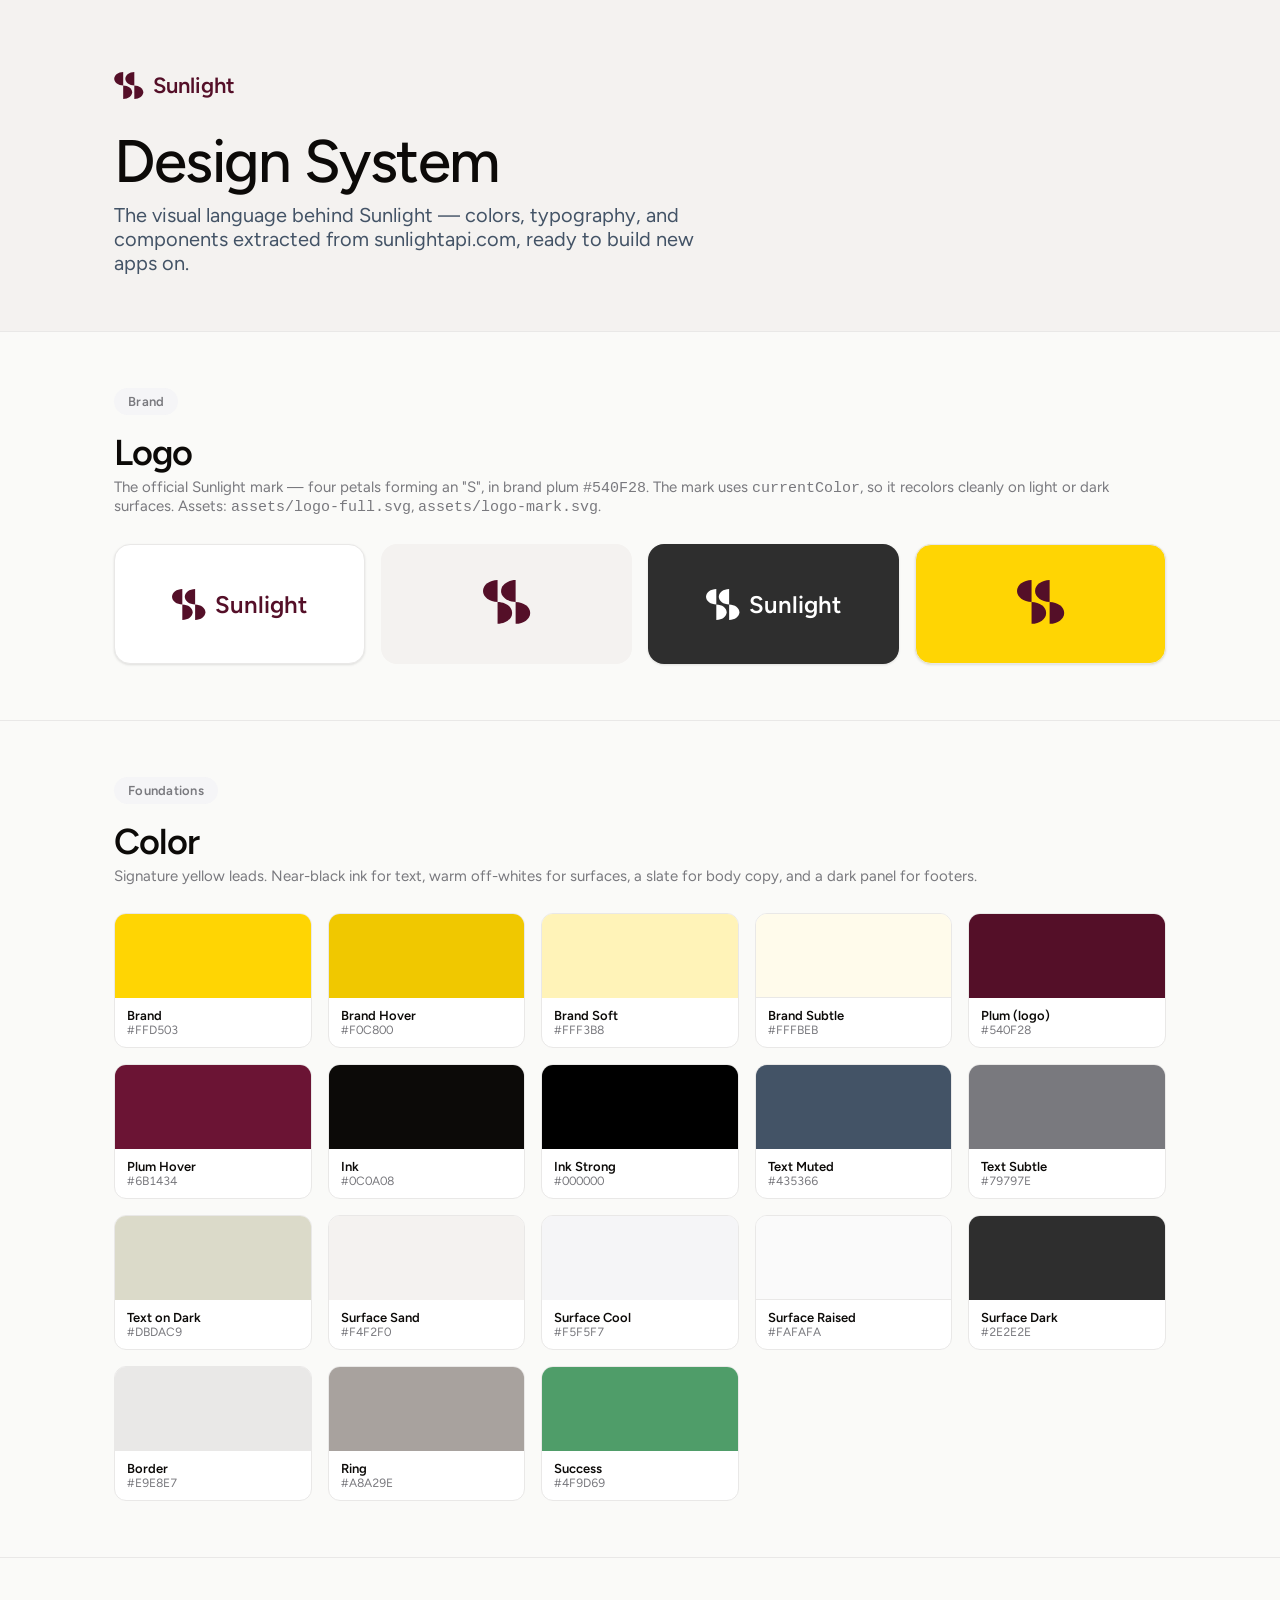
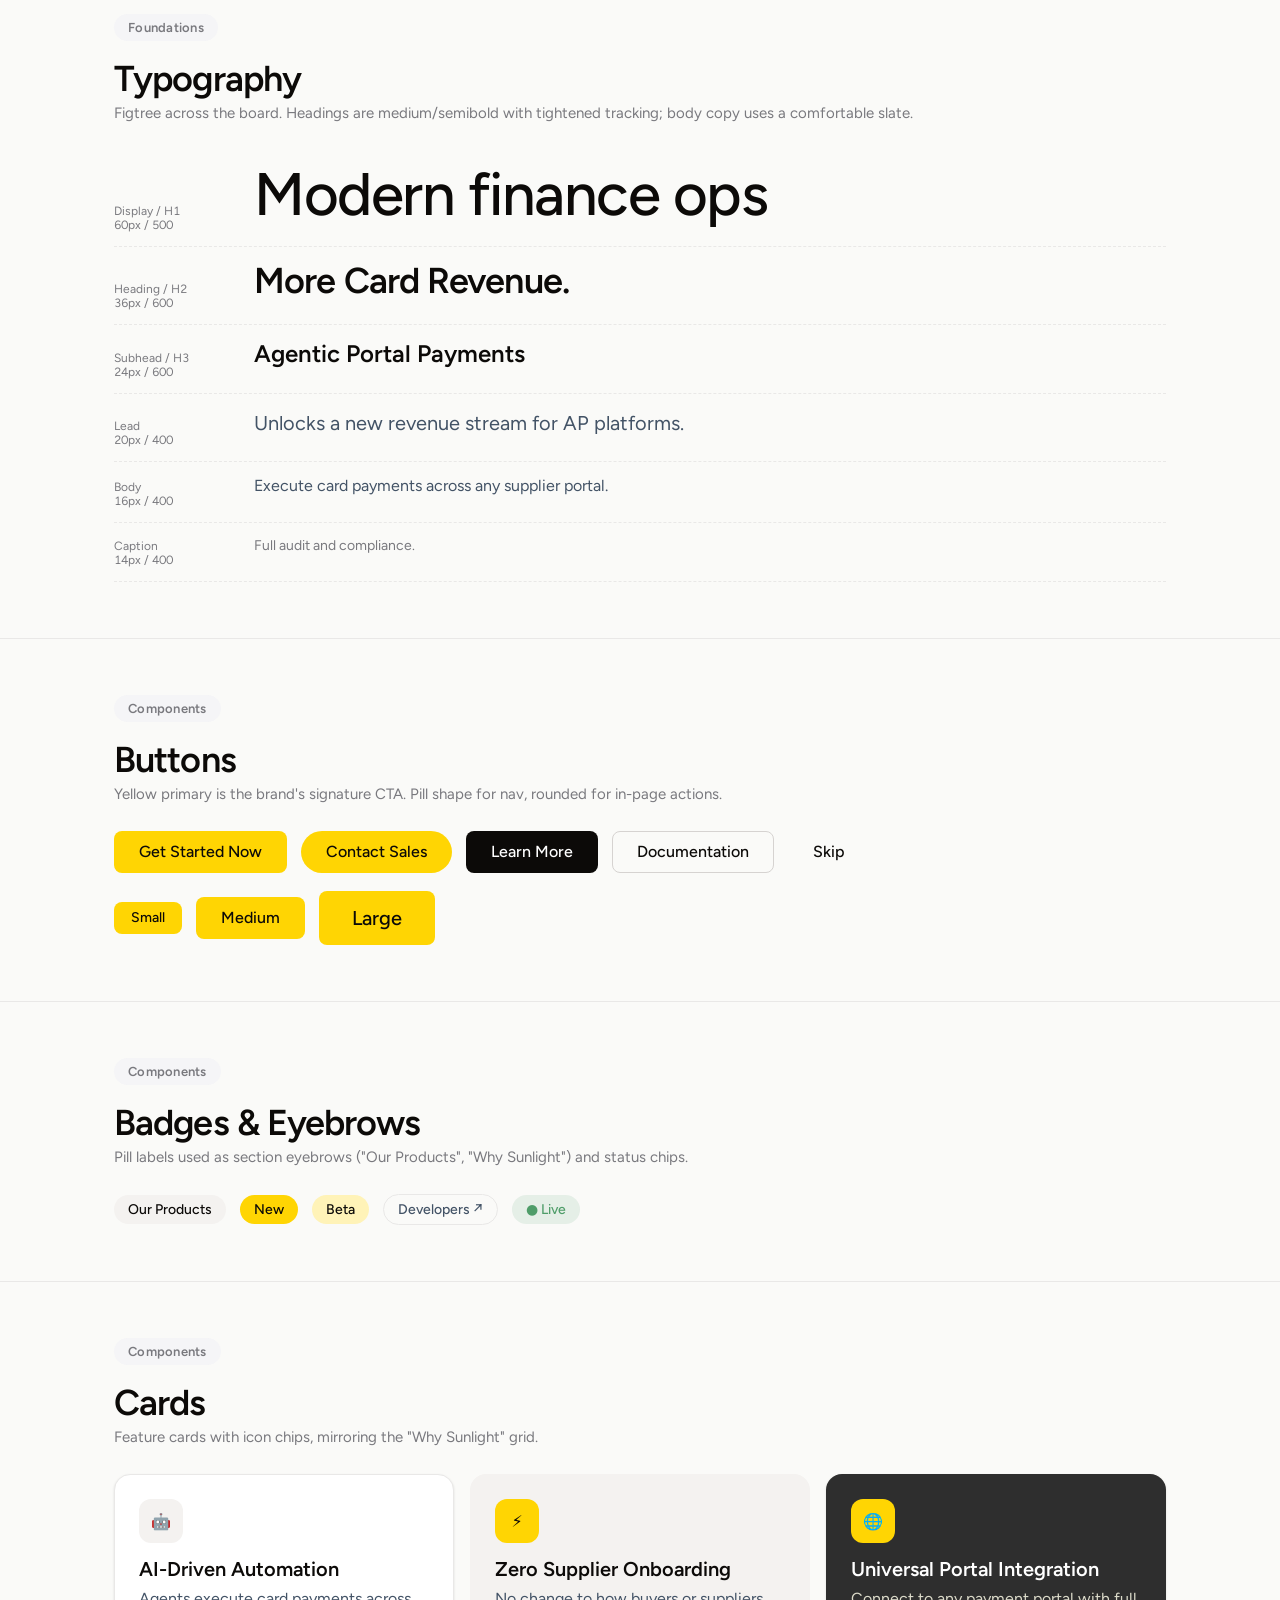
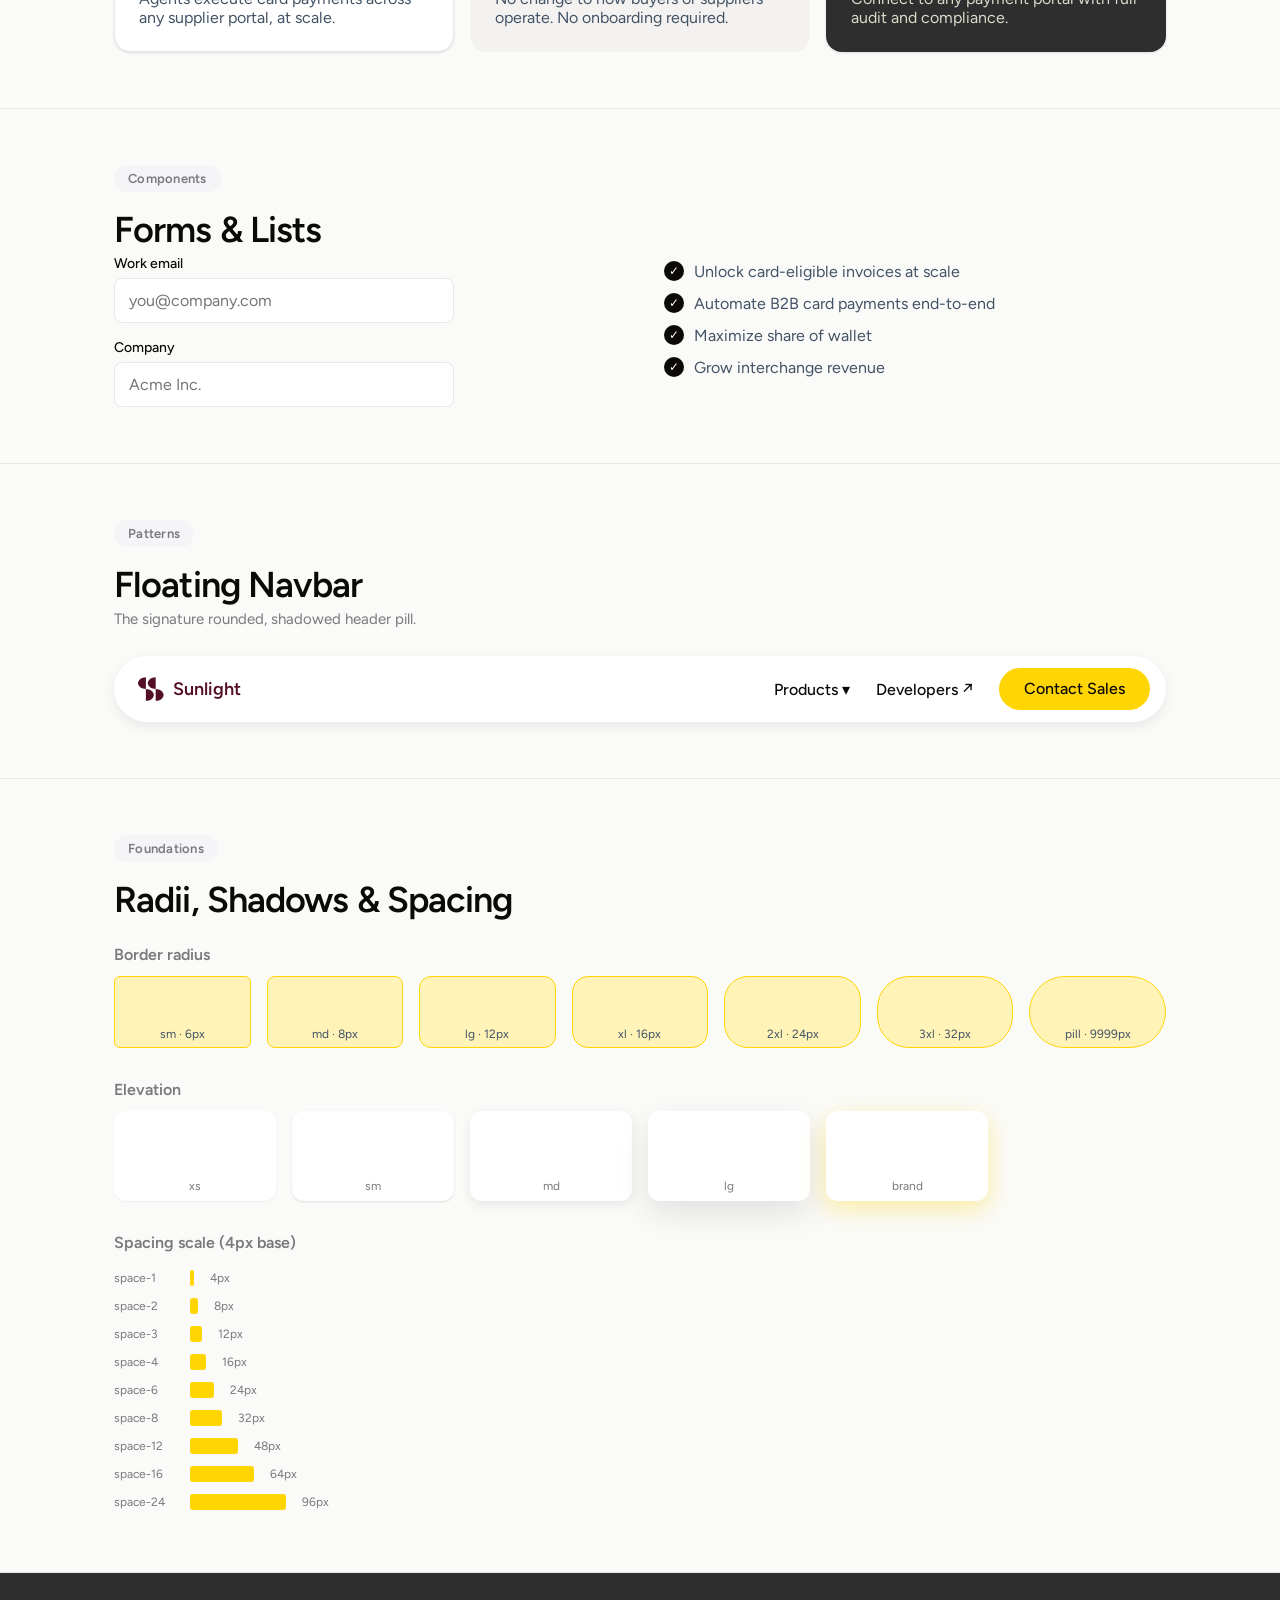
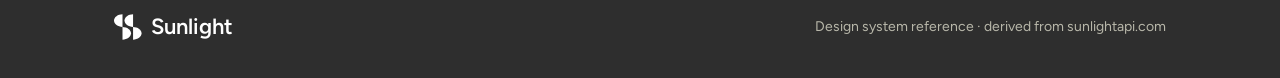
<file: style-guide.html>
<!DOCTYPE html>
<html lang="en">
<head>
<meta charset="UTF-8" />
<meta name="viewport" content="width=device-width, initial-scale=1.0" />
<title>Sunlight — Design System</title>
<link rel="preconnect" href="https://fonts.googleapis.com" />
<link rel="preconnect" href="https://fonts.gstatic.com" crossorigin />
<link href="https://fonts.googleapis.com/css2?family=Figtree:wght@400;500;600;700&display=swap" rel="stylesheet" />
<!-- Self-contained: tokens + component styles inlined so this file opens standalone -->
<style>
:root{
  --sl-color-brand:#FFD503;--sl-color-brand-hover:#F0C800;--sl-color-brand-active:#E0BB00;
  --sl-color-brand-soft:#FFF3B8;--sl-color-brand-subtle:#FFFBEB;--sl-color-plum:#540F28;--sl-color-plum-hover:#6B1434;
  --sl-color-ink:#0C0A08;--sl-color-ink-strong:#000;--sl-color-text-muted:#435366;
  --sl-color-text-subtle:#79797E;--sl-color-text-on-brand:#0C0A08;--sl-color-text-on-dark:#DBDAC9;--sl-color-text-inverse:#fff;
  --sl-color-bg:#fff;--sl-color-surface:#FAFAFA;--sl-color-surface-sand:#F4F2F0;--sl-color-surface-warm:#FAFAF8;
  --sl-color-surface-cool:#F5F5F7;--sl-color-surface-dark:#2E2E2E;
  --sl-color-border:#E9E8E7;--sl-color-border-strong:#D6D3D1;--sl-color-ring:#A8A29E;--sl-color-success:#4F9D69;
  --sl-font-sans:"Figtree",-apple-system,system-ui,"Segoe UI",Roboto,sans-serif;
  --sl-text-xs:12px;--sl-text-sm:14px;--sl-text-base:16px;--sl-text-lg:20px;--sl-text-xl:24px;
  --sl-text-2xl:30px;--sl-text-3xl:36px;--sl-text-4xl:48px;--sl-text-5xl:60px;
  --sl-leading-tight:1;--sl-leading-snug:1.1;--sl-leading-normal:1.4;--sl-leading-relaxed:1.5;
  --sl-tracking-tight:-0.9px;--sl-tracking-tighter:-1.5px;
  --sl-weight-regular:400;--sl-weight-medium:500;--sl-weight-semibold:600;--sl-weight-bold:700;
  --sl-radius-sm:6px;--sl-radius-md:8px;--sl-radius-lg:12px;--sl-radius-xl:16px;--sl-radius-2xl:24px;--sl-radius-3xl:32px;--sl-radius-pill:9999px;
  --sl-shadow-xs:0 1px 2px rgba(12,10,8,.05);--sl-shadow-sm:0 1px 3px rgba(12,10,8,.08),0 1px 2px rgba(12,10,8,.04);
  --sl-shadow-md:0 4px 12px rgba(12,10,8,.08);--sl-shadow-lg:0 12px 32px rgba(12,10,8,.10);--sl-shadow-brand:0 8px 24px rgba(255,213,3,.35);
  --sl-ease:cubic-bezier(.4,0,.2,1);--sl-duration-fast:150ms;--sl-duration:250ms;--sl-container:1100px;
}
*{box-sizing:border-box}
body{margin:0;font-family:var(--sl-font-sans);color:var(--sl-color-ink);background:var(--sl-color-surface-warm);-webkit-font-smoothing:antialiased}
.wrap{max-width:var(--sl-container);margin:0 auto;padding:0 24px}
header.hero{background:var(--sl-color-surface-sand);padding:72px 0 56px;border-bottom:1px solid var(--sl-color-border)}
.logo{display:inline-flex;align-items:center;gap:9px;font-weight:600;font-size:22px;color:var(--sl-color-plum)}
.logo .mk{display:inline-flex;align-items:center;justify-content:center;color:inherit}
.logo .mk svg{display:block}
h1.title{font-size:var(--sl-text-5xl);font-weight:500;line-height:1;letter-spacing:var(--sl-tracking-tighter);margin:28px 0 12px}
.subtitle{font-size:var(--sl-text-lg);color:var(--sl-color-text-muted);max-width:620px;margin:0}
section.block{padding:56px 0;border-bottom:1px solid var(--sl-color-border)}
.eyebrow{display:inline-block;padding:6px 14px;border-radius:var(--sl-radius-pill);background:var(--sl-color-surface-cool);font-size:13px;font-weight:600;color:var(--sl-color-text-subtle);letter-spacing:.02em}
h2.sec{font-size:var(--sl-text-3xl);font-weight:600;letter-spacing:var(--sl-tracking-tight);margin:16px 0 4px}
.sec-note{color:var(--sl-color-text-subtle);font-size:15px;margin:0 0 28px}
.grid{display:grid;gap:16px}
/* swatches */
.swatches{grid-template-columns:repeat(auto-fill,minmax(170px,1fr))}
.swatch{border:1px solid var(--sl-color-border);border-radius:var(--sl-radius-lg);overflow:hidden;background:#fff}
.swatch .chip{height:84px}
.swatch .meta{padding:10px 12px}
.swatch .nm{font-size:13px;font-weight:600}
.swatch .hex{font-size:12px;color:var(--sl-color-text-subtle);font-variant-numeric:tabular-nums;text-transform:uppercase}
/* type scale */
.type-row{display:flex;align-items:baseline;gap:20px;padding:14px 0;border-bottom:1px dashed var(--sl-color-border)}
.type-row .lbl{width:120px;flex:0 0 120px;font-size:12px;color:var(--sl-color-text-subtle);font-variant-numeric:tabular-nums}
.btnrow{display:flex;flex-wrap:wrap;gap:14px;align-items:center}
/* component css (subset of components.css) */
.sl-btn{display:inline-flex;align-items:center;justify-content:center;gap:8px;font-family:var(--sl-font-sans);font-size:16px;font-weight:500;line-height:1;padding:12px 24px;border:1px solid transparent;cursor:pointer;border-radius:var(--sl-radius-md);transition:all var(--sl-duration-fast) var(--sl-ease)}
.sl-btn:active{transform:translateY(1px)}
.sl-btn--primary{background:var(--sl-color-brand);color:var(--sl-color-text-on-brand)}
.sl-btn--primary:hover{background:var(--sl-color-brand-hover)}
.sl-btn--secondary{background:var(--sl-color-ink);color:#fff}
.sl-btn--secondary:hover{background:#1f1c19}
.sl-btn--outline{background:transparent;color:var(--sl-color-ink);border-color:var(--sl-color-border-strong)}
.sl-btn--outline:hover{background:var(--sl-color-surface-sand)}
.sl-btn--ghost{background:transparent;color:var(--sl-color-ink)}
.sl-btn--ghost:hover{background:var(--sl-color-surface-sand)}
.sl-btn--pill{border-radius:var(--sl-radius-pill)}
.sl-btn--sm{padding:8px 16px;font-size:14px}
.sl-btn--lg{padding:16px 32px;font-size:20px}
.sl-badge{display:inline-flex;align-items:center;gap:6px;padding:6px 14px;border-radius:var(--sl-radius-pill);font-size:14px;font-weight:500;background:var(--sl-color-surface-sand);color:var(--sl-color-ink)}
.sl-badge--brand{background:var(--sl-color-brand)}
.sl-badge--soft{background:var(--sl-color-brand-soft)}
.sl-badge--outline{background:transparent;border:1px solid var(--sl-color-border);color:var(--sl-color-text-muted)}
.sl-badge--success{background:rgba(79,157,105,.12);color:var(--sl-color-success)}
.sl-card{background:#fff;border:1px solid var(--sl-color-border);border-radius:var(--sl-radius-xl);padding:24px;box-shadow:var(--sl-shadow-sm);transition:all var(--sl-duration) var(--sl-ease)}
.sl-card--hover:hover{box-shadow:var(--sl-shadow-lg);transform:translateY(-2px)}
.sl-card--sand{background:var(--sl-color-surface-sand);border-color:transparent;box-shadow:none}
.sl-card--dark{background:var(--sl-color-surface-dark);border-color:transparent;color:var(--sl-color-text-on-dark)}
.iconchip{display:inline-flex;align-items:center;justify-content:center;width:44px;height:44px;border-radius:var(--sl-radius-lg);background:var(--sl-color-surface-sand);color:var(--sl-color-ink)}
.iconchip--brand{background:var(--sl-color-brand)}
.field{display:flex;flex-direction:column;gap:6px;max-width:340px}
.lab{font-size:14px;font-weight:500}
.inp{font-family:var(--sl-font-sans);font-size:16px;padding:12px 14px;border:1px solid var(--sl-color-border);border-radius:var(--sl-radius-md)}
.inp:focus{outline:none;border-color:var(--sl-color-brand);box-shadow:0 0 0 3px rgba(255,213,3,.35)}
.check{display:flex;align-items:center;gap:10px;color:var(--sl-color-text-muted);padding:6px 0}
.check .mk{width:20px;height:20px;border-radius:50%;background:var(--sl-color-ink);color:#fff;display:inline-flex;align-items:center;justify-content:center;font-size:12px}
.cards3{grid-template-columns:repeat(3,1fr)}
.radii{grid-template-columns:repeat(auto-fill,minmax(120px,1fr))}
.rbox{height:72px;background:var(--sl-color-brand-soft);border:1px solid var(--sl-color-brand);display:flex;align-items:flex-end;justify-content:center;padding-bottom:6px;font-size:12px;color:var(--sl-color-text-muted)}
.shadowbox{height:90px;background:#fff;border-radius:var(--sl-radius-lg);display:flex;align-items:flex-end;justify-content:center;padding-bottom:8px;font-size:12px;color:var(--sl-color-text-subtle)}
.navbar{display:flex;align-items:center;justify-content:space-between;background:#fff;border-radius:var(--sl-radius-pill);box-shadow:var(--sl-shadow-md);padding:12px 16px 12px 24px}
.nav-links{display:flex;align-items:center;gap:26px}
.nav-links a{color:var(--sl-color-ink);text-decoration:none;font-weight:500}
.spacing-row{display:flex;align-items:center;gap:16px;padding:6px 0}
.spacing-bar{height:16px;background:var(--sl-color-brand);border-radius:3px}
@media(max-width:760px){.cards3{grid-template-columns:1fr}h1.title{font-size:44px}}
</style>
</head>
<body>

<header class="hero">
  <div class="wrap">
    <div class="logo"><span class="mk">
      <svg width="30" height="27" viewBox="0 0 46 42" fill="currentColor" xmlns="http://www.w3.org/2000/svg"><path d="M13.9707 0V20.9558C6.2431 20.9044 0.000148773 16.2336 0.000148773 10.4781C0.000148773 4.72264 6.2431 0.0514331 13.9707 0Z"/><path d="M31.2676 0V20.9558C23.54 20.9044 17.297 16.2336 17.297 10.4781C17.297 4.72264 23.54 0.0514331 31.2676 0Z"/><path d="M31.2671 20.9558V41.9116C38.9947 41.8602 45.2376 37.1894 45.2376 31.4339C45.2376 25.6784 38.9947 21.0072 31.2671 20.9558Z"/><path d="M13.9702 20.9558V41.9116C21.6978 41.8602 27.9408 37.1894 27.9408 31.4339C27.9408 25.6784 21.6978 21.0072 13.9702 20.9558Z"/></svg>
    </span>Sunlight</div>
    <h1 class="title">Design System</h1>
    <p class="subtitle">The visual language behind Sunlight — colors, typography, and components extracted from sunlightapi.com, ready to build new apps on.</p>
  </div>
</header>

<!-- LOGO -->
<section class="block"><div class="wrap">
  <span class="eyebrow">Brand</span>
  <h2 class="sec">Logo</h2>
  <p class="sec-note">The official Sunlight mark — four petals forming an "S", in brand plum <code>#540F28</code>. The mark uses <code>currentColor</code>, so it recolors cleanly on light or dark surfaces. Assets: <code>assets/logo-full.svg</code>, <code>assets/logo-mark.svg</code>.</p>
  <div class="grid" style="grid-template-columns:repeat(auto-fill,minmax(220px,1fr));align-items:stretch">
    <div class="sl-card" style="display:flex;align-items:center;justify-content:center;min-height:120px">
      <div class="logo" style="font-size:24px"><span class="mk"><svg width="34" height="31" viewBox="0 0 46 42" fill="currentColor"><path d="M13.9707 0V20.9558C6.2431 20.9044 0.000148773 16.2336 0.000148773 10.4781C0.000148773 4.72264 6.2431 0.0514331 13.9707 0Z"/><path d="M31.2676 0V20.9558C23.54 20.9044 17.297 16.2336 17.297 10.4781C17.297 4.72264 23.54 0.0514331 31.2676 0Z"/><path d="M31.2671 20.9558V41.9116C38.9947 41.8602 45.2376 37.1894 45.2376 31.4339C45.2376 25.6784 38.9947 21.0072 31.2671 20.9558Z"/><path d="M13.9702 20.9558V41.9116C21.6978 41.8602 27.9408 37.1894 27.9408 31.4339C27.9408 25.6784 21.6978 21.0072 13.9702 20.9558Z"/></svg></span>Sunlight</div>
    </div>
    <div class="sl-card sl-card--sand" style="display:flex;align-items:center;justify-content:center;min-height:120px">
      <span style="color:var(--sl-color-plum)"><svg width="48" height="44" viewBox="0 0 46 42" fill="currentColor"><path d="M13.9707 0V20.9558C6.2431 20.9044 0.000148773 16.2336 0.000148773 10.4781C0.000148773 4.72264 6.2431 0.0514331 13.9707 0Z"/><path d="M31.2676 0V20.9558C23.54 20.9044 17.297 16.2336 17.297 10.4781C17.297 4.72264 23.54 0.0514331 31.2676 0Z"/><path d="M31.2671 20.9558V41.9116C38.9947 41.8602 45.2376 37.1894 45.2376 31.4339C45.2376 25.6784 38.9947 21.0072 31.2671 20.9558Z"/><path d="M13.9702 20.9558V41.9116C21.6978 41.8602 27.9408 37.1894 27.9408 31.4339C27.9408 25.6784 21.6978 21.0072 13.9702 20.9558Z"/></svg></span>
    </div>
    <div class="sl-card sl-card--dark" style="display:flex;align-items:center;justify-content:center;min-height:120px">
      <div class="logo" style="font-size:24px;color:#fff"><span class="mk"><svg width="34" height="31" viewBox="0 0 46 42" fill="currentColor"><path d="M13.9707 0V20.9558C6.2431 20.9044 0.000148773 16.2336 0.000148773 10.4781C0.000148773 4.72264 6.2431 0.0514331 13.9707 0Z"/><path d="M31.2676 0V20.9558C23.54 20.9044 17.297 16.2336 17.297 10.4781C17.297 4.72264 23.54 0.0514331 31.2676 0Z"/><path d="M31.2671 20.9558V41.9116C38.9947 41.8602 45.2376 37.1894 45.2376 31.4339C45.2376 25.6784 38.9947 21.0072 31.2671 20.9558Z"/><path d="M13.9702 20.9558V41.9116C21.6978 41.8602 27.9408 37.1894 27.9408 31.4339C27.9408 25.6784 21.6978 21.0072 13.9702 20.9558Z"/></svg></span>Sunlight</div>
    </div>
    <div class="sl-card" style="display:flex;align-items:center;justify-content:center;min-height:120px;background:var(--sl-color-brand)">
      <span style="color:var(--sl-color-plum)"><svg width="48" height="44" viewBox="0 0 46 42" fill="currentColor"><path d="M13.9707 0V20.9558C6.2431 20.9044 0.000148773 16.2336 0.000148773 10.4781C0.000148773 4.72264 6.2431 0.0514331 13.9707 0Z"/><path d="M31.2676 0V20.9558C23.54 20.9044 17.297 16.2336 17.297 10.4781C17.297 4.72264 23.54 0.0514331 31.2676 0Z"/><path d="M31.2671 20.9558V41.9116C38.9947 41.8602 45.2376 37.1894 45.2376 31.4339C45.2376 25.6784 38.9947 21.0072 31.2671 20.9558Z"/><path d="M13.9702 20.9558V41.9116C21.6978 41.8602 27.9408 37.1894 27.9408 31.4339C27.9408 25.6784 21.6978 21.0072 13.9702 20.9558Z"/></svg></span>
    </div>
  </div>
</div></section>

<!-- COLORS -->
<section class="block"><div class="wrap">
  <span class="eyebrow">Foundations</span>
  <h2 class="sec">Color</h2>
  <p class="sec-note">Signature yellow leads. Near-black ink for text, warm off-whites for surfaces, a slate for body copy, and a dark panel for footers.</p>
  <div class="grid swatches" id="swatches"></div>
</div></section>

<!-- TYPOGRAPHY -->
<section class="block"><div class="wrap">
  <span class="eyebrow">Foundations</span>
  <h2 class="sec">Typography</h2>
  <p class="sec-note">Figtree across the board. Headings are medium/semibold with tightened tracking; body copy uses a comfortable slate.</p>
  <div id="typescale"></div>
</div></section>

<!-- BUTTONS -->
<section class="block"><div class="wrap">
  <span class="eyebrow">Components</span>
  <h2 class="sec">Buttons</h2>
  <p class="sec-note">Yellow primary is the brand's signature CTA. Pill shape for nav, rounded for in-page actions.</p>
  <div class="btnrow" style="margin-bottom:18px">
    <button class="sl-btn sl-btn--primary">Get Started Now</button>
    <button class="sl-btn sl-btn--primary sl-btn--pill">Contact Sales</button>
    <button class="sl-btn sl-btn--secondary">Learn More</button>
    <button class="sl-btn sl-btn--outline">Documentation</button>
    <button class="sl-btn sl-btn--ghost">Skip</button>
  </div>
  <div class="btnrow">
    <button class="sl-btn sl-btn--primary sl-btn--sm">Small</button>
    <button class="sl-btn sl-btn--primary">Medium</button>
    <button class="sl-btn sl-btn--primary sl-btn--lg">Large</button>
  </div>
</div></section>

<!-- BADGES -->
<section class="block"><div class="wrap">
  <span class="eyebrow">Components</span>
  <h2 class="sec">Badges &amp; Eyebrows</h2>
  <p class="sec-note">Pill labels used as section eyebrows ("Our Products", "Why Sunlight") and status chips.</p>
  <div class="btnrow">
    <span class="sl-badge">Our Products</span>
    <span class="sl-badge sl-badge--brand">New</span>
    <span class="sl-badge sl-badge--soft">Beta</span>
    <span class="sl-badge sl-badge--outline">Developers ↗</span>
    <span class="sl-badge sl-badge--success">● Live</span>
  </div>
</div></section>

<!-- CARDS -->
<section class="block"><div class="wrap">
  <span class="eyebrow">Components</span>
  <h2 class="sec">Cards</h2>
  <p class="sec-note">Feature cards with icon chips, mirroring the "Why Sunlight" grid.</p>
  <div class="grid cards3">
    <div class="sl-card sl-card--hover">
      <span class="iconchip" style="margin-bottom:14px">🤖</span>
      <h3 style="margin:0 0 8px;font-size:20px;font-weight:600">AI-Driven Automation</h3>
      <p style="margin:0;color:var(--sl-color-text-muted)">Agents execute card payments across any supplier portal, at scale.</p>
    </div>
    <div class="sl-card sl-card--sand">
      <span class="iconchip iconchip--brand" style="margin-bottom:14px">⚡</span>
      <h3 style="margin:0 0 8px;font-size:20px;font-weight:600">Zero Supplier Onboarding</h3>
      <p style="margin:0;color:var(--sl-color-text-muted)">No change to how buyers or suppliers operate. No onboarding required.</p>
    </div>
    <div class="sl-card sl-card--dark">
      <span class="iconchip iconchip--brand" style="margin-bottom:14px">🌐</span>
      <h3 style="margin:0 0 8px;font-size:20px;font-weight:600;color:#fff">Universal Portal Integration</h3>
      <p style="margin:0;color:var(--sl-color-text-on-dark)">Connect to any payment portal with full audit and compliance.</p>
    </div>
  </div>
</div></section>

<!-- FORMS + CHECKLIST -->
<section class="block"><div class="wrap">
  <span class="eyebrow">Components</span>
  <h2 class="sec">Forms &amp; Lists</h2>
  <div class="grid" style="grid-template-columns:1fr 1fr;gap:48px;align-items:start">
    <div>
      <div class="field" style="margin-bottom:16px">
        <label class="lab">Work email</label>
        <input class="inp" placeholder="you@company.com" />
      </div>
      <div class="field">
        <label class="lab">Company</label>
        <input class="inp" placeholder="Acme Inc." />
      </div>
    </div>
    <div>
      <div class="check"><span class="mk">✓</span>Unlock card-eligible invoices at scale</div>
      <div class="check"><span class="mk">✓</span>Automate B2B card payments end-to-end</div>
      <div class="check"><span class="mk">✓</span>Maximize share of wallet</div>
      <div class="check"><span class="mk">✓</span>Grow interchange revenue</div>
    </div>
  </div>
</div></section>

<!-- NAVBAR -->
<section class="block"><div class="wrap">
  <span class="eyebrow">Patterns</span>
  <h2 class="sec">Floating Navbar</h2>
  <p class="sec-note">The signature rounded, shadowed header pill.</p>
  <div class="navbar">
    <div class="logo" style="font-size:18px"><span class="mk">
      <svg width="26" height="24" viewBox="0 0 46 42" fill="currentColor" xmlns="http://www.w3.org/2000/svg"><path d="M13.9707 0V20.9558C6.2431 20.9044 0.000148773 16.2336 0.000148773 10.4781C0.000148773 4.72264 6.2431 0.0514331 13.9707 0Z"/><path d="M31.2676 0V20.9558C23.54 20.9044 17.297 16.2336 17.297 10.4781C17.297 4.72264 23.54 0.0514331 31.2676 0Z"/><path d="M31.2671 20.9558V41.9116C38.9947 41.8602 45.2376 37.1894 45.2376 31.4339C45.2376 25.6784 38.9947 21.0072 31.2671 20.9558Z"/><path d="M13.9702 20.9558V41.9116C21.6978 41.8602 27.9408 37.1894 27.9408 31.4339C27.9408 25.6784 21.6978 21.0072 13.9702 20.9558Z"/></svg>
    </span>Sunlight</div>
    <div class="nav-links">
      <a href="#">Products ▾</a>
      <a href="#">Developers ↗</a>
      <button class="sl-btn sl-btn--primary sl-btn--pill">Contact Sales</button>
    </div>
  </div>
</div></section>

<!-- RADII + SHADOWS + SPACING -->
<section class="block"><div class="wrap">
  <span class="eyebrow">Foundations</span>
  <h2 class="sec">Radii, Shadows &amp; Spacing</h2>
  <h3 style="font-size:16px;color:var(--sl-color-text-subtle);margin:24px 0 12px;font-weight:600">Border radius</h3>
  <div class="grid radii" id="radii"></div>
  <h3 style="font-size:16px;color:var(--sl-color-text-subtle);margin:32px 0 12px;font-weight:600">Elevation</h3>
  <div class="grid" style="grid-template-columns:repeat(auto-fill,minmax(160px,1fr))" id="shadows"></div>
  <h3 style="font-size:16px;color:var(--sl-color-text-subtle);margin:32px 0 12px;font-weight:600">Spacing scale (4px base)</h3>
  <div id="spacing"></div>
</div></section>

<footer style="background:var(--sl-color-surface-dark);color:var(--sl-color-text-on-dark);padding:40px 0">
  <div class="wrap" style="display:flex;justify-content:space-between;align-items:center;flex-wrap:wrap;gap:16px">
    <div class="logo" style="color:#fff"><span class="mk">
      <svg width="28" height="26" viewBox="0 0 46 42" fill="currentColor" xmlns="http://www.w3.org/2000/svg"><path d="M13.9707 0V20.9558C6.2431 20.9044 0.000148773 16.2336 0.000148773 10.4781C0.000148773 4.72264 6.2431 0.0514331 13.9707 0Z"/><path d="M31.2676 0V20.9558C23.54 20.9044 17.297 16.2336 17.297 10.4781C17.297 4.72264 23.54 0.0514331 31.2676 0Z"/><path d="M31.2671 20.9558V41.9116C38.9947 41.8602 45.2376 37.1894 45.2376 31.4339C45.2376 25.6784 38.9947 21.0072 31.2671 20.9558Z"/><path d="M13.9702 20.9558V41.9116C21.6978 41.8602 27.9408 37.1894 27.9408 31.4339C27.9408 25.6784 21.6978 21.0072 13.9702 20.9558Z"/></svg>
    </span>Sunlight</div>
    <span style="font-size:14px;opacity:.8">Design system reference · derived from sunlightapi.com</span>
  </div>
</footer>

<script>
const colors = [
  ["Brand","#FFD503"],["Brand Hover","#F0C800"],["Brand Soft","#FFF3B8"],["Brand Subtle","#FFFBEB"],
  ["Plum (logo)","#540F28"],["Plum Hover","#6B1434"],
  ["Ink","#0C0A08"],["Ink Strong","#000000"],["Text Muted","#435366"],["Text Subtle","#79797E"],
  ["Text on Dark","#DBDAC9"],["Surface Sand","#F4F2F0"],["Surface Cool","#F5F5F7"],["Surface Raised","#FAFAFA"],
  ["Surface Dark","#2E2E2E"],["Border","#E9E8E7"],["Ring","#A8A29E"],["Success","#4F9D69"]
];
document.getElementById("swatches").innerHTML = colors.map(([n,h])=>{
  const dark = ["#0C0A08","#000000","#435366","#2E2E2E","#79797E","#4F9D69","#540F28","#6B1434"].includes(h);
  return `<div class="swatch"><div class="chip" style="background:${h};${h==='#FFFBEB'||h==='#FAFAFA'?'border-bottom:1px solid #E9E8E7':''}"></div><div class="meta"><div class="nm">${n}</div><div class="hex">${h}</div></div></div>`;
}).join("");

const types = [
  ["Display / H1","60px / 500","font-size:60px;font-weight:500;letter-spacing:-1.5px;line-height:1","Modern finance ops"],
  ["Heading / H2","36px / 600","font-size:36px;font-weight:600;letter-spacing:-.9px;line-height:1.1","More Card Revenue."],
  ["Subhead / H3","24px / 600","font-size:24px;font-weight:600","Agentic Portal Payments"],
  ["Lead","20px / 400","font-size:20px;font-weight:400;color:#435366;line-height:1.5","Unlocks a new revenue stream for AP platforms."],
  ["Body","16px / 400","font-size:16px;font-weight:400;color:#435366","Execute card payments across any supplier portal."],
  ["Caption","14px / 400","font-size:14px;color:#79797E","Full audit and compliance."]
];
document.getElementById("typescale").innerHTML = types.map(([n,s,css,ex])=>
  `<div class="type-row"><div class="lbl">${n}<br>${s}</div><div style="${css}">${ex}</div></div>`).join("");

const radii=[["sm","6px"],["md","8px"],["lg","12px"],["xl","16px"],["2xl","24px"],["3xl","32px"],["pill","9999px"]];
document.getElementById("radii").innerHTML = radii.map(([n,v])=>
  `<div class="rbox" style="border-radius:${v==='9999px'?'9999px':v}">${n} · ${v}</div>`).join("");

const shadows=[["xs","var(--sl-shadow-xs)"],["sm","var(--sl-shadow-sm)"],["md","var(--sl-shadow-md)"],["lg","var(--sl-shadow-lg)"],["brand","var(--sl-shadow-brand)"]];
document.getElementById("shadows").innerHTML = shadows.map(([n,v])=>
  `<div class="shadowbox" style="box-shadow:${v}">${n}</div>`).join("");

const space=[["1","4px"],["2","8px"],["3","12px"],["4","16px"],["6","24px"],["8","32px"],["12","48px"],["16","64px"],["24","96px"]];
document.getElementById("spacing").innerHTML = space.map(([n,v])=>
  `<div class="spacing-row"><span style="width:60px;font-size:12px;color:#79797E">space-${n}</span><span class="spacing-bar" style="width:${v}"></span><span style="font-size:12px;color:#79797E">${v}</span></div>`).join("");
</script>
</body>
</html>
</file>
